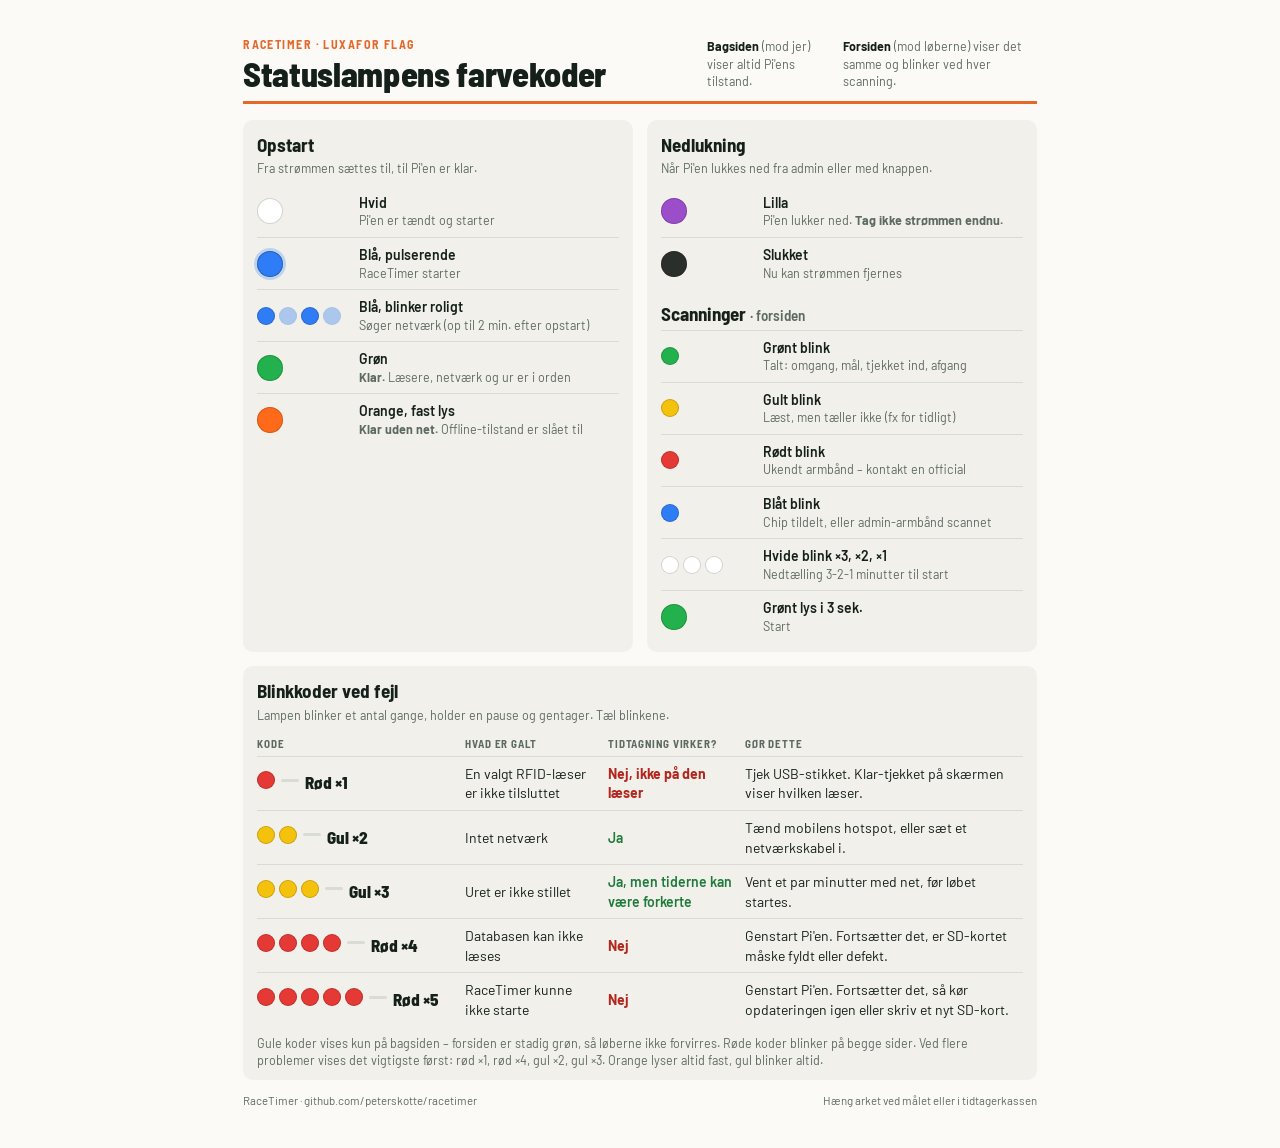
<file: docs/statuslampe-farvekoder.html>
<!doctype html>
<html lang="da">
<head>
<meta charset="utf-8">
<meta name="viewport" content="width=device-width, initial-scale=1, viewport-fit=cover">
<title>Statuslampens farvekoder</title>
<meta name="claude:viewport-fit-sides" content="cover">
<link rel="preconnect" href="https://fonts.googleapis.com">
<link rel="stylesheet" href="https://fonts.googleapis.com/css2?family=Barlow+Semi+Condensed:wght@600;700;800&family=Barlow:wght@400;500;600&display=swap">
<style>
  /* Layout: ét A4-ark – sidehoved, så fire bokse (opstart, blinkkoder, scanninger, nedlukning) i to kolonner; én kolonne på mobil.
     Arket er bevidst lyst i begge temaer, fordi det skal printes. */
  :root {
    --paper: #fbfaf7;
    --ink: #15201a;
    --soft: #5d6a62;
    --rule: #d9dcd5;
    --panel: #f1f0ea;
    --brand: #e5682a;
    /* lampens egne farver */
    --l-white: #ffffff; --l-blue: #2f7df6; --l-green: #23b14d; --l-yellow: #f4c20d; --l-red: #e53935; --l-purple: #9b4dca; --l-orange: #ff6a1a; --l-off: #2b2f2c;
    --display: "Barlow Semi Condensed", "Arial Narrow", "Helvetica Neue", sans-serif;
    --body: "Barlow", "Helvetica Neue", Arial, sans-serif;
    color-scheme: light;
  }
  body { background: var(--paper); color: var(--ink); font-family: var(--body); font-size: 14px; line-height: 1.4;
         -webkit-print-color-adjust: exact; print-color-adjust: exact; }
  .sheet { max-width: 210mm; margin: 0 auto; padding-block: 28px 32px;
           padding-left: max(16px, env(safe-area-inset-left, 0px)); padding-right: max(16px, env(safe-area-inset-right, 0px)); }
  header { display: flex; align-items: flex-end; justify-content: space-between; gap: 16px; flex-wrap: wrap;
           border-bottom: 3px solid var(--brand); padding-bottom: 10px; margin-bottom: 16px; }
  h1 { font-family: var(--display); font-weight: 800; font-size: 34px; line-height: 1; margin: 0; letter-spacing: -0.01em; text-wrap: balance; }
  .kicker { font-family: var(--display); font-weight: 700; text-transform: uppercase; letter-spacing: .12em; font-size: 12px; color: var(--brand); margin: 0 0 4px; }
  .sides { display: flex; gap: 14px; font-size: 12.5px; color: var(--soft); max-width: 330px; }
  .sides b { color: var(--ink); }
  .grid { display: grid; grid-template-columns: 1fr 1fr; gap: 14px; }
  .grid > * { min-width: 0; }
  section { background: var(--panel); border-radius: 10px; padding: 12px 14px 10px; }
  section.wide { grid-column: 1 / -1; }
  h2 { font-family: var(--display); font-weight: 700; font-size: 19px; margin: 0 0 2px; }
  h2 + p { margin: 0 0 8px; color: var(--soft); font-size: 12.5px; }
  .row { display: grid; grid-template-columns: 92px 1fr; gap: 10px; align-items: center; padding: 7px 0; border-top: 1px solid var(--rule); }
  .row:first-of-type { border-top: 0; }
  .what { font-weight: 600; }
  .what small { display: block; font-weight: 400; color: var(--soft); font-size: 12.5px; }
  /* lampen tegnet som runde LED'er; blink = flere prikker og en pause-streg */
  .lamp { display: flex; align-items: center; gap: 4px; }
  .led { width: 18px; height: 18px; border-radius: 50%; flex: none; box-shadow: inset 0 0 0 1px rgba(0,0,0,.18); }
  .led.big { width: 26px; height: 26px; }
  .led.ring { box-shadow: inset 0 0 0 1px rgba(0,0,0,.25), 0 0 0 3px rgba(47,125,246,.25); }
  .led.dim { opacity: .35; }
  .pause { width: 18px; height: 3px; border-radius: 2px; background: var(--rule); margin-left: 2px; }
  .w { background: var(--l-white); } .b { background: var(--l-blue); } .g { background: var(--l-green); } .y { background: var(--l-yellow); }
  .r { background: var(--l-red); } .p { background: var(--l-purple); } .or { background: var(--l-orange); } .o { background: var(--l-off); }
  .codes { width: 100%; border-collapse: collapse; }
  .codes th { text-align: left; font-family: var(--display); font-weight: 700; text-transform: uppercase; letter-spacing: .08em; font-size: 11px;
              color: var(--soft); padding: 4px 8px 4px 0; }
  .codes td { border-top: 1px solid var(--rule); padding: 7px 8px 7px 0; vertical-align: middle; }
  .codes td:first-child { width: 200px; white-space: nowrap; }
  .codes .code { font-family: var(--display); font-weight: 800; font-size: 17px; margin-left: 6px; white-space: nowrap; }
  .yes { color: #1f7a3c; font-weight: 600; } .no { color: #b3261e; font-weight: 700; }
  .tablewrap { overflow-x: auto; }
  .note { margin: 8px 0 0; font-size: 12.5px; color: var(--soft); }
  footer { margin-top: 12px; font-size: 11.5px; color: var(--soft); display: flex; justify-content: space-between; gap: 12px; flex-wrap: wrap; }
  @media (max-width: 640px) {
    .grid { grid-template-columns: 1fr; }
    h1 { font-size: 28px; }
    .codes td:first-child { width: 120px; }
  }
  @media print {
    @page { size: A4; margin: 9mm; }
    body { background: #fff; font-size: 11.5px; line-height: 1.3; }
    .sheet { max-width: none; padding: 0; }
    header { margin-bottom: 10px; padding-bottom: 8px; } h1 { font-size: 28px; }
    .grid { gap: 10px; } section { break-inside: avoid; padding: 9px 12px 7px; }
    h2 { font-size: 16px; } h2 + p { margin-bottom: 4px; font-size: 11px; }
    .row { padding: 4px 0; grid-template-columns: 84px 1fr; } .what small, .note, .sides { font-size: 11px; }
    .codes td { padding: 5px 8px 5px 0; } .codes .code { font-size: 15px; }
    .led { width: 15px; height: 15px; } .led.big { width: 21px; height: 21px; }
    footer { margin-top: 8px; }
  }
</style>
</head>
<body>

<div class="sheet">
  <header>
    <div>
      <p class="kicker">RaceTimer · Luxafor Flag</p>
      <h1>Statuslampens farvekoder</h1>
    </div>
    <div class="sides">
      <div><b>Bagsiden</b> (mod jer) viser altid Pi'ens tilstand.</div>
      <div><b>Forsiden</b> (mod løberne) viser det samme og blinker ved hver scanning.</div>
    </div>
  </header>

  <div class="grid">
    <section>
      <h2>Opstart</h2>
      <p>Fra strømmen sættes til, til Pi'en er klar.</p>
      <div class="row"><div class="lamp"><i class="led big w"></i></div><div class="what">Hvid<small>Pi'en er tændt og starter</small></div></div>
      <div class="row"><div class="lamp"><i class="led big b ring"></i></div><div class="what">Blå, pulserende<small>RaceTimer starter</small></div></div>
      <div class="row"><div class="lamp"><i class="led b"></i><i class="led b dim"></i><i class="led b"></i><i class="led b dim"></i></div><div class="what">Blå, blinker roligt<small>Søger netværk (op til 2 min. efter opstart)</small></div></div>
      <div class="row"><div class="lamp"><i class="led big g"></i></div><div class="what">Grøn<small><b>Klar.</b> Læsere, netværk og ur er i orden</small></div></div>
      <div class="row"><div class="lamp"><i class="led big or"></i></div><div class="what">Orange, fast lys<small><b>Klar uden net.</b> Offline-tilstand er slået til</small></div></div>
    </section>

    <section>
      <h2>Nedlukning</h2>
      <p>Når Pi'en lukkes ned fra admin eller med knappen.</p>
      <div class="row"><div class="lamp"><i class="led big p"></i></div><div class="what">Lilla<small>Pi'en lukker ned. <b>Tag ikke strømmen endnu.</b></small></div></div>
      <div class="row"><div class="lamp"><i class="led big o"></i></div><div class="what">Slukket<small>Nu kan strømmen fjernes</small></div></div>
      <h2 style="margin-top:12px">Scanninger <span style="font-weight:600;color:var(--soft);font-size:15px">· forsiden</span></h2>
      <div class="row"><div class="lamp"><i class="led g"></i></div><div class="what">Grønt blink<small>Talt: omgang, mål, tjekket ind, afgang</small></div></div>
      <div class="row"><div class="lamp"><i class="led y"></i></div><div class="what">Gult blink<small>Læst, men tæller ikke (fx for tidligt)</small></div></div>
      <div class="row"><div class="lamp"><i class="led r"></i></div><div class="what">Rødt blink<small>Ukendt armbånd – kontakt en official</small></div></div>
      <div class="row"><div class="lamp"><i class="led b"></i></div><div class="what">Blåt blink<small>Chip tildelt, eller admin-armbånd scannet</small></div></div>
      <div class="row"><div class="lamp"><i class="led w"></i><i class="led w"></i><i class="led w"></i></div><div class="what">Hvide blink ×3, ×2, ×1<small>Nedtælling 3-2-1 minutter til start</small></div></div>
      <div class="row"><div class="lamp"><i class="led big g"></i></div><div class="what">Grønt lys i 3 sek.<small>Start</small></div></div>
    </section>

    <section class="wide">
      <h2>Blinkkoder ved fejl</h2>
      <p>Lampen blinker et antal gange, holder en pause og gentager. Tæl blinkene.</p>
      <div class="tablewrap">
        <table class="codes">
          <thead><tr><th>Kode</th><th>Hvad er galt</th><th>Tidtagning virker?</th><th>Gør dette</th></tr></thead>
          <tbody>
            <tr><td><span class="lamp" style="display:inline-flex"><i class="led r"></i><i class="pause"></i></span><span class="code">Rød ×1</span></td>
              <td>En valgt RFID-læser er ikke tilsluttet</td><td class="no">Nej, ikke på den læser</td><td>Tjek USB-stikket. Klar-tjekket på skærmen viser hvilken læser.</td></tr>
            <tr><td><span class="lamp" style="display:inline-flex"><i class="led y"></i><i class="led y"></i><i class="pause"></i></span><span class="code">Gul ×2</span></td>
              <td>Intet netværk</td><td class="yes">Ja</td><td>Tænd mobilens hotspot, eller sæt et netværkskabel i.</td></tr>
            <tr><td><span class="lamp" style="display:inline-flex"><i class="led y"></i><i class="led y"></i><i class="led y"></i><i class="pause"></i></span><span class="code">Gul ×3</span></td>
              <td>Uret er ikke stillet</td><td class="yes">Ja, men tiderne kan være forkerte</td><td>Vent et par minutter med net, før løbet startes.</td></tr>
            <tr><td><span class="lamp" style="display:inline-flex"><i class="led r"></i><i class="led r"></i><i class="led r"></i><i class="led r"></i><i class="pause"></i></span><span class="code">Rød ×4</span></td>
              <td>Databasen kan ikke læses</td><td class="no">Nej</td><td>Genstart Pi'en. Fortsætter det, er SD-kortet måske fyldt eller defekt.</td></tr>
            <tr><td><span class="lamp" style="display:inline-flex"><i class="led r"></i><i class="led r"></i><i class="led r"></i><i class="led r"></i><i class="led r"></i><i class="pause"></i></span><span class="code">Rød ×5</span></td>
              <td>RaceTimer kunne ikke starte</td><td class="no">Nej</td><td>Genstart Pi'en. Fortsætter det, så kør opdateringen igen eller skriv et nyt SD-kort.</td></tr>
          </tbody>
        </table>
      </div>
      <p class="note">Gule koder vises kun på bagsiden – forsiden er stadig grøn, så løberne ikke forvirres. Røde koder blinker på begge sider.
        Ved flere problemer vises det vigtigste først: rød ×1, rød ×4, gul ×2, gul ×3. Orange lyser altid fast, gul blinker altid.</p>
    </section>
  </div>

  <footer><span>RaceTimer · github.com/peterskotte/racetimer</span><span>Hæng arket ved målet eller i tidtagerkassen</span></footer>
</div>
</body>
</html>
</file>
